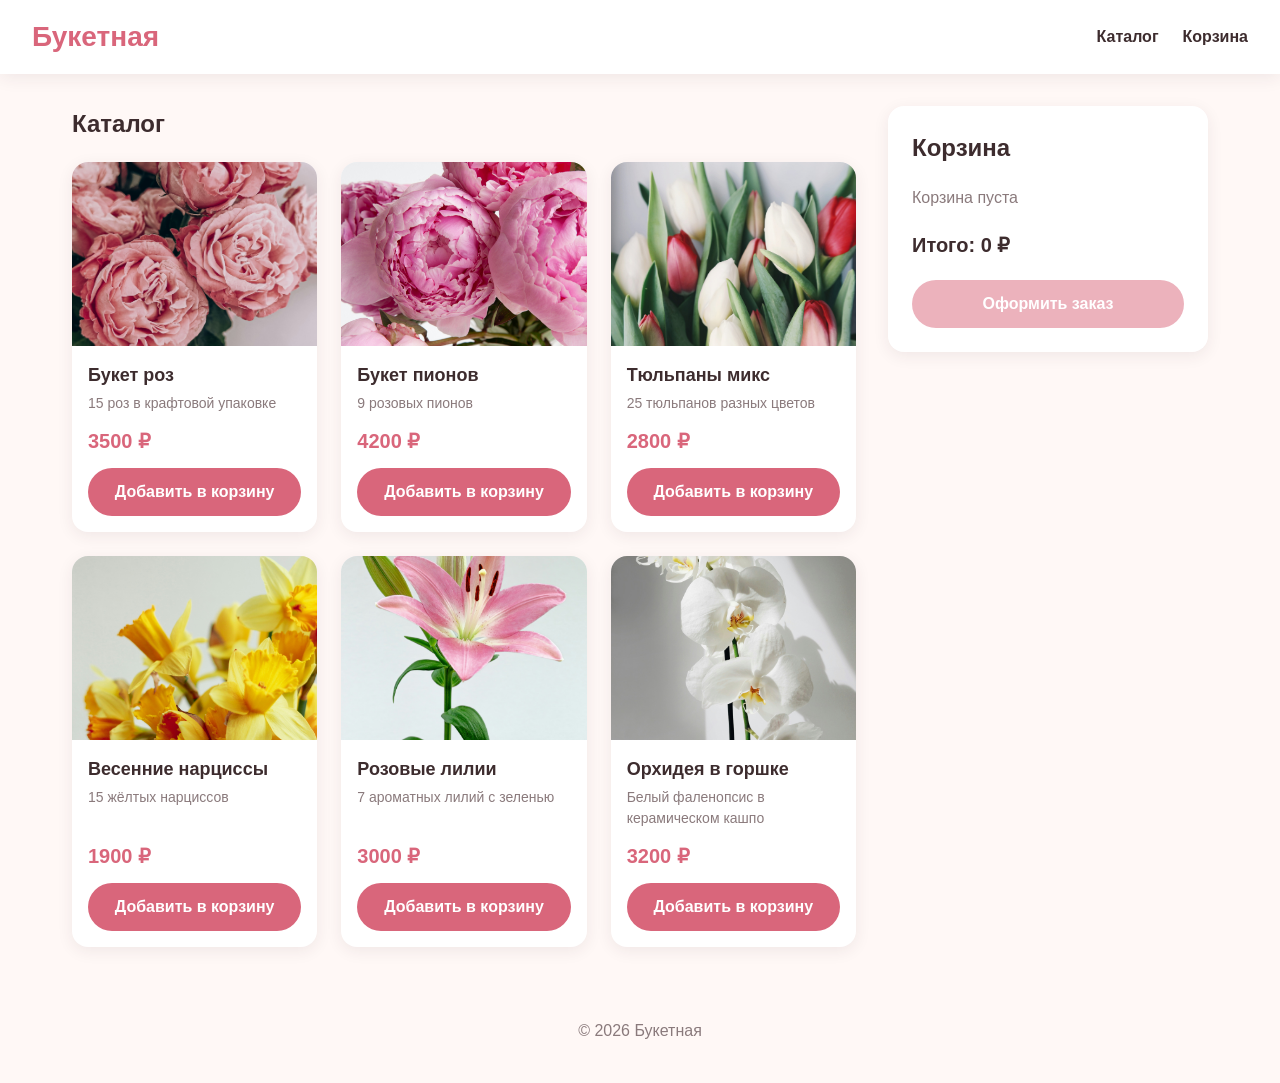
<file: laba1/index.html>
<!DOCTYPE html>
<html lang="ru">

<head>
    <meta charset="UTF-8">
    <meta name="viewport" content="width=device-width, initial-scale=1.0">
    <title>Магазин</title>
    <link rel="stylesheet" href="css/style.css">
</head>

<body>
    <header class="header">
        <h1 class="logo">Букетная</h1>
        <nav class="nav">
            <a href="#catalog">Каталог</a>
            <a href="#cart">Корзина</a>
        </nav>
    </header>

    <main class="main">
        <section id="catalog" class="catalog">
            <h2>Каталог</h2>
            <div class="products">
                <article class="card">
                    <img class="card__img" src="images/roses.jpg" alt="Букет из красных роз">
                    <h3 class="card__title">Букет роз</h3>
                    <p class="card__desc">15 роз в крафтовой упаковке</p>
                    <p class="card__price">3500 ₽</p>
                    <button class="card__btn" type="button" data-id="1" data-name="Букет из красных роз"
                        data-price="3500">
                        Добавить в корзину
                    </button>
                </article>

                <article class="card">
                    <img class="card__img" src="images/peonies.jpg" alt="Букет розовых пионов">
                    <h3 class="card__title">Букет пионов</h3>
                    <p class="card__desc">9 розовых пионов</p>
                    <p class="card__price">4200 ₽</p>
                    <button class="card__btn" type="button" data-id="2" data-name="Букет пионов" data-price="4200">
                        Добавить в корзину
                    </button>
                </article>

                <article class="card">
                    <img class="card__img" src="images/tulips.jpg" alt="Букет разноцветных тюльпанов">
                    <h3 class="card__title">Тюльпаны микс</h3>
                    <p class="card__desc">25 тюльпанов разных цветов</p>
                    <p class="card__price">2800 ₽</p>
                    <button class="card__btn" type="button" data-id="3" data-name="Тюльпаны микс" data-price="2800">
                        Добавить в корзину
                    </button>
                </article>

                <article class="card">
                    <img class="card__img" src="images/daffodils.jpg" alt="Букет жёлтых нарциссов">
                    <h3 class="card__title">Весенние нарциссы</h3>
                    <p class="card__desc">15 жёлтых нарциссов</p>
                    <p class="card__price">1900 ₽</p>
                    <button class="card__btn" type="button" data-id="4" data-name="Весенние нарциссы" data-price="1900">
                        Добавить в корзину
                    </button>
                </article>

                <article class="card">
                    <img class="card__img" src="images/lily.jpg" alt="Букет белых лилий">
                    <h3 class="card__title">Розовые лилии</h3>
                    <p class="card__desc">7 ароматных лилий с зеленью</p>
                    <p class="card__price">3000 ₽</p>
                    <button class="card__btn" type="button" data-id="5" data-name="Белые лилии" data-price="3000">
                        Добавить в корзину
                    </button>
                </article>

                <article class="card">
                    <img class="card__img" src="images/orchid.jpg" alt="Белая орхидея в горшке">
                    <h3 class="card__title">Орхидея в горшке</h3>
                    <p class="card__desc">Белый фаленопсис в керамическом кашпо</p>
                    <p class="card__price">3200 ₽</p>
                    <button class="card__btn" type="button" data-id="6" data-name="Орхидея в горшке" data-price="3200">
                        Добавить в корзину
                    </button>
                </article>
            </div>
        </section>

        <aside id="cart" class="cart">
            <h2>Корзина</h2>
            <p class="cart__empty" id="cart-empty">Корзина пуста</p>
            <ul class="cart__list" id="cart-list"></ul>
            <p class="cart__total">Итого: <span id="cart-total">0</span> ₽</p>
            <button class="cart__order-btn" type="button" id="order-btn">Оформить заказ</button>
        </aside>
    </main>

    <footer class="footer">
        <p>© 2026 Букетная </p>
    </footer>

    <dialog id="order-dialog" class="modal">
        <form id="order-form" class="order-form">
            <h2>Оформление заказа</h2>

            <label for="first-name">Имя</label>
            <input type="text" id="first-name" name="firstName" required>

            <label for="last-name">Фамилия</label>
            <input type="text" id="last-name" name="lastName" required>

            <label for="address">Адрес доставки</label>
            <input type="text" id="address" name="address" required>

            <label for="phone">Контактный телефон</label>
            <input type="tel" id="phone" name="phone" required>

            <div class="order-form__buttons">
                <button type="button" id="close-dialog">Отмена</button>
                <button type="submit">Создать заказ</button>
            </div>
        </form>
    </dialog>

    <script src="js/script.js"></script>
</body>

</html>
</file>
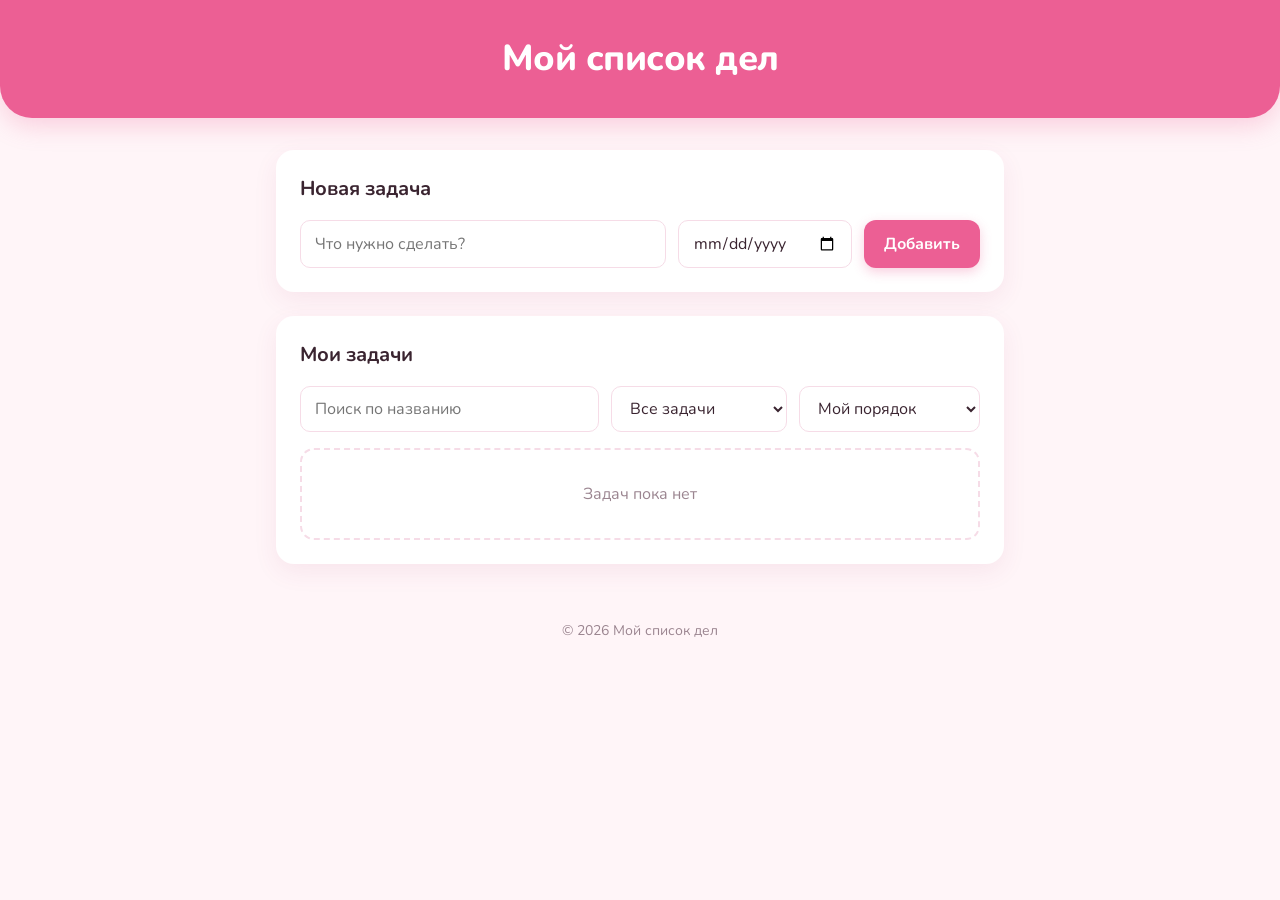
<file: laba2/index.html>
<!DOCTYPE html>
<html lang="ru">
<head>
  <meta charset="UTF-8">
  <meta name="viewport" content="width=device-width, initial-scale=1.0">
  <title>Мой список дел</title>
  <script src="js/script.js" defer></script>
</head>
<body>
</body>
</html>
</file>
<file: laba1/css/style.css>
/* Настройки */
*,
*::before,
*::after {
    box-sizing: border-box;
}

:root {
    --color-bg: #fff8f6;
    --color-surface: #ffffff;
    --color-text: #3d2c2e;
    --color-muted: #8a7a7c;
    --color-accent: #d9667b;
    --color-accent-dark: #b84d62;
    --color-border: #f0dfe1;
    --radius: 16px;
    --shadow: 0 4px 16px rgba(61, 44, 46, 0.08);
}

body {
    margin: 0;
    font-family: "Segoe UI", Arial, sans-serif;
    background-color: var(--color-bg);
    color: var(--color-text);
    line-height: 1.5;
}

img {
    display: block;
    max-width: 100%;
}

/*  Шапка  */
.header {
    display: flex;
    justify-content: space-between;
    align-items: center;
    padding: 16px 32px;
    background-color: var(--color-surface);
    box-shadow: var(--shadow);
}

.logo {
    margin: 0;
    font-size: 28px;
    color: var(--color-accent);
}

.nav {
    display: flex;
    gap: 24px;
}

.nav a {
    color: var(--color-text);
    text-decoration: none;
    font-weight: 600;
}

.nav a:hover {
    color: var(--color-accent);
}

/* Подвал */
.footer {
    padding: 24px;
    text-align: center;
    color: var(--color-muted);
}

/* Основная часть */
.main {
    display: grid;
    grid-template-columns: 1fr 320px;
    gap: 32px;
    align-items: start;
    max-width: 1200px;
    margin: 0 auto;
    padding: 32px;
}

.catalog h2,
.cart h2 {
    margin-top: 0;
}

/* Каталог */
.products {
    display: grid;
    grid-template-columns: repeat(3, 1fr);
    gap: 24px;
}

/* Карточка товара */
.card {
    display: flex;
    flex-direction: column;
    overflow: hidden;
    background-color: var(--color-surface);
    border-radius: var(--radius);
    box-shadow: var(--shadow);
    transition: transform 0.2s, box-shadow 0.2s;
}

.card:hover {
    transform: translateY(-4px);
    box-shadow: 0 8px 24px rgba(61, 44, 46, 0.12);
}

.card__img {
    width: 100%;
    aspect-ratio: 4 / 3;
    object-fit: cover;
}

.card__title {
    margin: 16px 16px 4px;
    font-size: 18px;
}

.card__desc {
    flex-grow: 1;
    margin: 0 16px;
    font-size: 14px;
    color: var(--color-muted);
}

.card__price {
    margin: 12px 16px;
    font-size: 20px;
    font-weight: 700;
    color: var(--color-accent);
}

.card__btn {
    margin: 0 16px 16px;
    padding: 12px;
    border: none;
    border-radius: 999px;
    background-color: var(--color-accent);
    color: #fff;
    font: inherit;
    font-weight: 600;
    cursor: pointer;
    transition: background-color 0.2s;
}

.card__btn:hover {
    background-color: var(--color-accent-dark);
}

/* Корзина */
.cart {
    position: sticky;
    top: 24px;
    padding: 24px;
    background-color: var(--color-surface);
    border-radius: var(--radius);
    box-shadow: var(--shadow);
}

.cart__empty {
    color: var(--color-muted);
}

.cart__list {
    margin: 0;
    padding: 0;
    list-style: none;
}

.cart__item {
    display: flex;
    justify-content: space-between;
    align-items: center;
    gap: 12px;
    padding: 12px 0;
    border-bottom: 1px solid var(--color-border);
}

.cart__info {
    display: flex;
    flex-direction: column;
}

.cart__name {
    font-weight: 600;
}

.cart__price {
    font-size: 14px;
    color: var(--color-muted);
}

.cart__controls {
    display: flex;
    align-items: center;
    gap: 8px;
}

.cart__qty {
    min-width: 20px;
    text-align: center;
}

.cart__qty-btn,
.cart__remove {
    display: flex;
    justify-content: center;
    align-items: center;
    width: 28px;
    height: 28px;
    padding: 0;
    border: 1px solid var(--color-border);
    border-radius: 50%;
    background-color: var(--color-surface);
    color: var(--color-text);
    font: inherit;
    cursor: pointer;
}

.cart__qty-btn:hover {
    border-color: var(--color-accent);
    color: var(--color-accent);
}

.cart__remove {
    border: none;
    color: var(--color-muted);
}

.cart__remove:hover {
    color: var(--color-accent-dark);
}

.cart__total {
    font-size: 20px;
    font-weight: 700;
}

.cart__order-btn {
    width: 100%;
    padding: 12px;
    border: none;
    border-radius: 999px;
    background-color: var(--color-accent);
    color: #fff;
    font: inherit;
    font-weight: 600;
    cursor: pointer;
}

.cart__order-btn:hover {
    background-color: var(--color-accent-dark);
}

.cart__order-btn:disabled {
    opacity: 0.5;
    cursor: not-allowed;
}

/* Модальное окно */
.modal {
    width: min(90%, 440px);
    padding: 32px;
    border: none;
    border-radius: var(--radius);
    box-shadow: 0 16px 48px rgba(61, 44, 46, 0.25);
}

.modal::backdrop {
    background-color: rgba(61, 44, 46, 0.5);
}

/*  Форма заказа */
.order-form {
    display: flex;
    flex-direction: column;
    gap: 6px;
}

.order-form h2 {
    margin-top: 0;
}

.order-form label {
    margin-top: 10px;
    font-size: 14px;
    font-weight: 600;
}

.order-form input {
    padding: 10px 14px;
    border: 1px solid var(--color-border);
    border-radius: 10px;
    font: inherit;
}

.order-form input:focus {
    outline: none;
    border-color: var(--color-accent);
    box-shadow: 0 0 0 3px rgba(217, 102, 123, 0.2);
}

.order-form__buttons {
    display: flex;
    gap: 12px;
    margin-top: 20px;
}

.order-form__buttons button {
    flex: 1;
    padding: 12px;
    border-radius: 999px;
    font: inherit;
    font-weight: 600;
    cursor: pointer;
}

.order-form__buttons button[type="button"] {
    border: 1px solid var(--color-border);
    background-color: transparent;
    color: var(--color-text);
}

.order-form__buttons button[type="submit"] {
    border: none;
    background-color: var(--color-accent);
    color: #fff;
}

/* Адаптивность */

/* Небольшие ноутбуки и планшеты горизонтально */
@media (max-width: 1024px) {
    .products {
        grid-template-columns: repeat(2, 1fr);
    }
}

/* Планшеты вертикально */
@media (max-width: 768px) {
    .header {
        padding: 16px 24px;
    }

    .main {
        grid-template-columns: 1fr;
        padding: 24px;
    }

    .cart {
        position: static;
    }
}

/* Телефоны */
@media (max-width: 480px) {
    .header {
        flex-direction: column;
        gap: 8px;
        padding: 16px;
    }

    .logo {
        font-size: 24px;
    }

    .main {
        gap: 24px;
        padding: 16px;
    }

    .products {
        grid-template-columns: 1fr;
        gap: 16px;
    }

    .modal {
        padding: 24px;
    }
}
</file>
